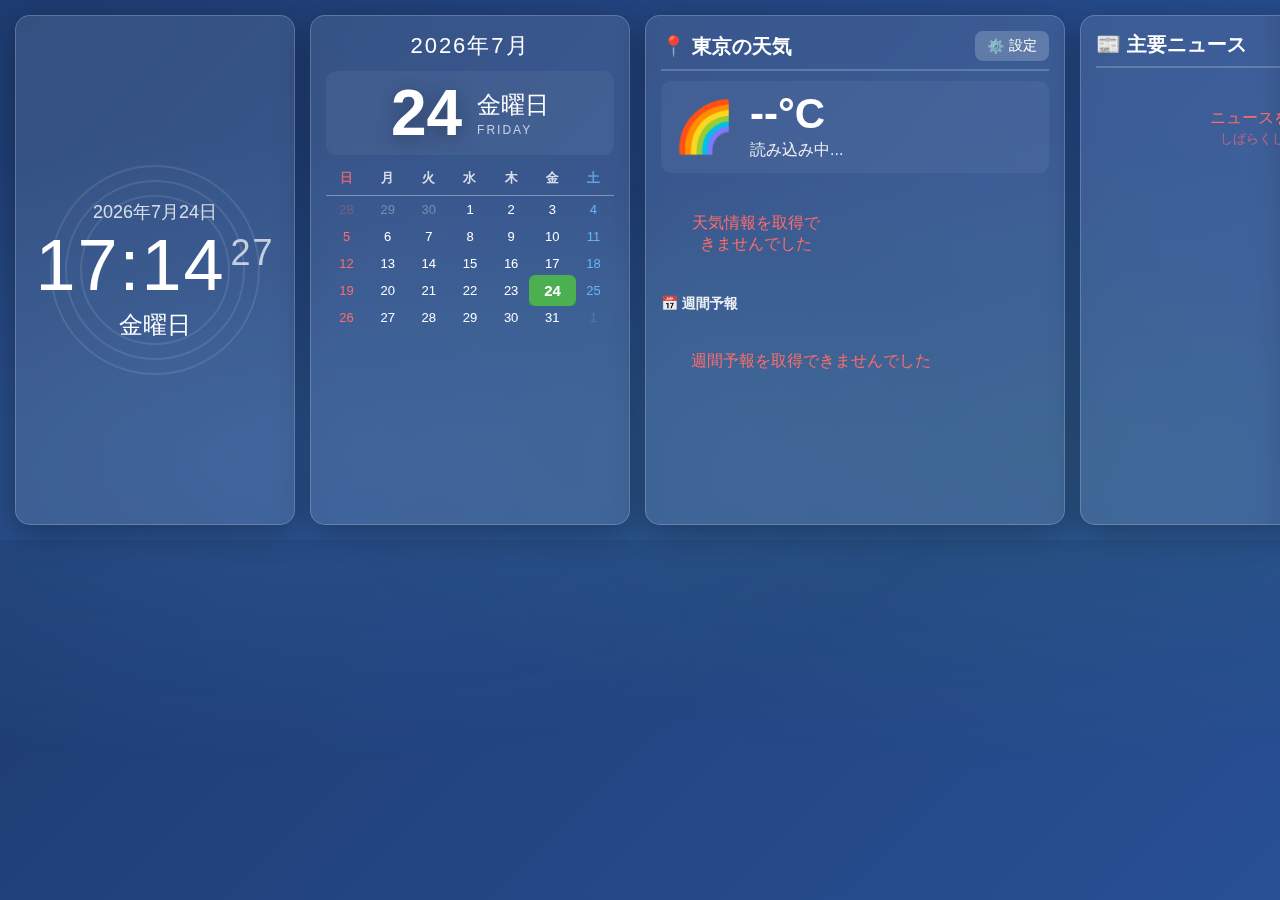
<file: index.html>
<!DOCTYPE html>
<html lang="ja">
<head>
  <meta charset="UTF-8">
  <meta name="viewport" content="width=2560, height=1080">
  <meta name="description" content="情報ディスプレイ - 天気・ニュース・カレンダーを表示するWebアプリケーション">
  <meta name="theme-color" content="#1e3c72">
  <title>情報ディスプレイ</title>
  
  <!-- スタイルシート -->
  <link rel="stylesheet" href="css/styles.css">
  
  <!-- ファビコン -->
  <link rel="icon" href="data:image/svg+xml,<svg xmlns='http://www.w3.org/2000/svg' viewBox='0 0 100 100'><text y='.9em' font-size='90'>📺</text></svg>">
</head>
<body>
  <!-- 時計パネル -->
  <div class="panel clock-panel">
    <div class="clock-pulse"></div>
    <div class="clock-pulse"></div>
    <div class="clock-pulse"></div>
    <div class="clock-date" id="clockDate">----年--月--日</div>
    <div class="clock-time">
      <span id="clockHours">--</span><span class="clock-colon">:</span><span id="clockMinutes">--</span><span class="clock-seconds" id="clockSeconds">--</span>
    </div>
    <div class="clock-day" id="clockDay">--曜日</div>
  </div>
  
  <!-- カレンダーパネル -->
  <div class="panel calendar">
    <div class="calendar-header">
      <div class="year-month" id="yearMonth">----年--月</div>
    </div>
    <div class="calendar-today">
      <div class="date-number" id="dateNumber">--</div>
      <div class="day-info">
        <div class="day-name" id="dayName">--曜日</div>
        <div class="day-english" id="dayEnglish">-----</div>
      </div>
    </div>
    <div class="mini-calendar" id="miniCalendar">
      <!-- ミニカレンダーはJavaScriptで生成 -->
    </div>
  </div>
  
  <!-- 天気パネル -->
  <div class="panel weather">
    <h2>
      <span>📍 <span id="regionName">東京</span>の天気</span>
      <button class="settings-btn" onclick="openSettings()">
        <span>⚙️</span>
        <span>設定</span>
      </button>
    </h2>
    <div class="weather-current">
      <div class="weather-icon" id="weatherIcon">🌈</div>
      <div class="weather-main">
        <div class="weather-temp" id="temp">--°C</div>
        <div class="weather-desc" id="weatherDesc">読み込み中...</div>
      </div>
    </div>
    <div class="weather-details" id="weatherDetails">
      <div class="loading">天気情報を取得中...</div>
    </div>
    <div class="weather-forecast">
      <h3>📅 週間予報</h3>
      <div class="forecast-list" id="forecastList">
        <div class="loading">週間予報を取得中...</div>
      </div>
    </div>
  </div>
  
  <!-- ニュースパネル -->
  <div class="panel news">
    <h2>
      <span>📰 <span id="categoryName">トップ</span>ニュース</span>
    </h2>
    <div class="news-list" id="newsList">
      <div class="loading">ニュースを読み込み中...</div>
    </div>
  </div>

  <!-- 設定モーダル -->
  <div class="modal" id="settingsModal">
    <div class="modal-content">
      <h2>⚙️ 設定</h2>
      
      <div class="setting-group">
        <label for="regionSelect">🗾 天気予報の地域</label>
        <select id="regionSelect">
          <optgroup label="北海道">
            <option value="016000">北海道（札幌）</option>
            <option value="017000">北海道（函館）</option>
          </optgroup>
          <optgroup label="東北">
            <option value="020000">青森県</option>
            <option value="030000">岩手県</option>
            <option value="040000">宮城県</option>
            <option value="050000">秋田県</option>
            <option value="060000">山形県</option>
            <option value="070000">福島県</option>
          </optgroup>
          <optgroup label="関東">
            <option value="080000">茨城県</option>
            <option value="090000">栃木県</option>
            <option value="100000">群馬県</option>
            <option value="110000">埼玉県</option>
            <option value="120000">千葉県</option>
            <option value="130000" selected>東京都</option>
            <option value="140000">神奈川県</option>
          </optgroup>
          <optgroup label="中部">
            <option value="150000">新潟県</option>
            <option value="160000">富山県</option>
            <option value="170000">石川県</option>
            <option value="180000">福井県</option>
            <option value="190000">山梨県</option>
            <option value="200000">長野県</option>
            <option value="210000">岐阜県</option>
            <option value="220000">静岡県</option>
            <option value="230000">愛知県</option>
          </optgroup>
          <optgroup label="近畿">
            <option value="240000">三重県</option>
            <option value="250000">滋賀県</option>
            <option value="260000">京都府</option>
            <option value="270000">大阪府</option>
            <option value="280000">兵庫県</option>
            <option value="290000">奈良県</option>
            <option value="300000">和歌山県</option>
          </optgroup>
          <optgroup label="中国">
            <option value="310000">鳥取県</option>
            <option value="320000">島根県</option>
            <option value="330000">岡山県</option>
            <option value="340000">広島県</option>
            <option value="350000">山口県</option>
          </optgroup>
          <optgroup label="四国">
            <option value="360000">徳島県</option>
            <option value="370000">香川県</option>
            <option value="380000">愛媛県</option>
            <option value="390000">高知県</option>
          </optgroup>
          <optgroup label="九州・沖縄">
            <option value="400000">福岡県</option>
            <option value="410000">佐賀県</option>
            <option value="420000">長崎県</option>
            <option value="430000">熊本県</option>
            <option value="440000">大分県</option>
            <option value="450000">宮崎県</option>
            <option value="460100">鹿児島県</option>
            <option value="471000">沖縄県（那覇）</option>
          </optgroup>
        </select>
      </div>
      
      <div class="setting-group">
        <label for="categorySelect">📰 ニュースカテゴリ</label>
        <select id="categorySelect">
          <option value="main" selected>主要</option>
          <option value="society">社会</option>
          <option value="politics">政治</option>
          <option value="business">経済</option>
          <option value="world">国際</option>
          <option value="sports">スポーツ</option>
          <option value="science">科学・文化</option>
          <option value="lifestyle">生活</option>
        </select>
      </div>
      
      <div class="modal-buttons">
        <button class="save-btn" onclick="saveSettings()">💾 保存</button>
        <button class="cancel-btn" onclick="closeSettings()">❌ キャンセル</button>
      </div>
    </div>
  </div>

  <!-- JavaScript -->
  <script src="js/calendar.js"></script>
  <script src="js/weather.js"></script>
  <script src="js/news.js"></script>
  <script src="js/app.js"></script>
</body>
</html>
</file>
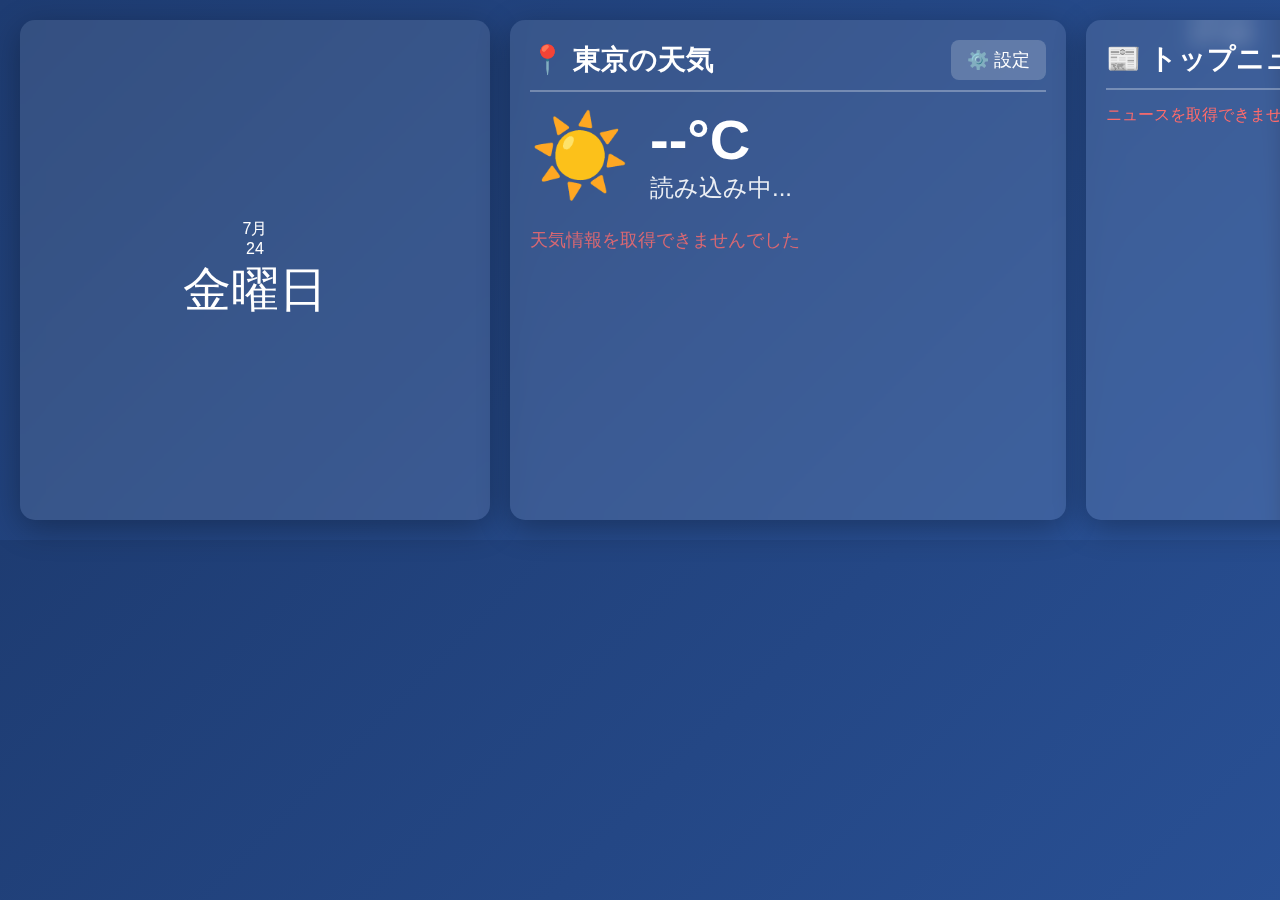
<file: info.html>
<!DOCTYPE html>
<html lang="ja">
<head>
  <meta charset="UTF-8">
  <meta name="viewport" content="width=1920, height=540">
  <title>情報ディスプレイ</title>
  <style>
    * {
      margin:  0;
      padding: 0;
      box-sizing:  border-box;
    }
    
    body {
      background: linear-gradient(135deg, #1e3c72 0%, #2a5298 100%);
      color: white;
      font-family: 'Hiragino Sans', 'Meiryo', sans-serif;
      width: 1920px;
      height: 540px;
      overflow: hidden;
      display: flex;
      padding: 20px;
      gap: 20px;
    }
    
    .panel {
      background: rgba(255, 255, 255, 0.1);
      backdrop-filter: blur(10px);
      border-radius: 15px;
      padding: 20px;
      box-shadow: 0 8px 32px rgba(0, 0, 0, 0.3);
    }
    
    /* カレンダー */
    .calendar {
      flex: 1;
      display: flex;
      flex-direction: column;
      justify-content: center;
      align-items: center;
      text-align: center;
    }
    
    .calendar . month {
      font-size: 36px;
      font-weight:  300;
      margin-bottom: 10px;
    }
    
    .calendar . date {
      font-size: 120px;
      font-weight:  bold;
      line-height: 1;
      margin-bottom: 10px;
    }
    
    .calendar .day {
      font-size: 48px;
      font-weight:  300;
    }
    
    /* 天気 */
    .weather {
      flex: 1.2;
      display: flex;
      flex-direction: column;
    }
    
    .weather h2 {
      font-size:  28px;
      margin-bottom: 15px;
      border-bottom: 2px solid rgba(255,255,255,0.3);
      padding-bottom: 10px;
      display: flex;
      justify-content: space-between;
      align-items: center;
    }
    
    .weather-current {
      display: flex;
      align-items: center;
      gap: 20px;
      margin-bottom: 20px;
    }
    
    .weather-icon {
      font-size: 80px;
    }
    
    .weather-temp {
      font-size: 56px;
      font-weight:  bold;
    }
    
    .weather-desc {
      font-size: 24px;
      opacity: 0.9;
    }
    
    .weather-details {
      font-size: 18px;
      line-height: 1.8;
      opacity: 0.8;
    }
    
    /* ニュース */
    .news {
      flex: 1.8;
      display: flex;
      flex-direction: column;
    }
    
    .news h2 {
      font-size: 28px;
      margin-bottom:  15px;
      border-bottom: 2px solid rgba(255,255,255,0.3);
      padding-bottom:  10px;
      display:  flex;
      justify-content:  space-between;
      align-items: center;
    }
    
    .news-list {
      flex: 1;
      overflow:  hidden;
    }
    
    .news-item {
      padding: 12px 0;
      border-bottom: 1px solid rgba(255,255,255,0.2);
      font-size: 18px;
      line-height:  1.4;
      white-space: nowrap;
      overflow: hidden;
      text-overflow: ellipsis;
    }
    
    .news-item:last-child {
      border-bottom: none;
    }
    
    .time {
      position: absolute;
      top: 20px;
      right: 30px;
      font-size:  24px;
      opacity: 0.8;
    }
    
    .loading {
      opacity: 0.5;
      font-style: italic;
    }
    
    /* 設定ボタン */
    .settings-btn {
      background: rgba(255, 255, 255, 0.2);
      border: none;
      color: white;
      padding: 8px 16px;
      border-radius: 8px;
      cursor: pointer;
      font-size: 18px;
      transition: all 0.3s;
    }
    
    .settings-btn:hover {
      background:  rgba(255, 255, 255, 0.3);
      transform: scale(1.05);
    }
    
    /* 設定モーダル */
    .modal {
      display: none;
      position: fixed;
      top: 0;
      left:  0;
      width: 100%;
      height: 100%;
      background: rgba(0, 0, 0, 0.8);
      z-index: 1000;
      justify-content: center;
      align-items: center;
    }
    
    .modal. active {
      display: flex;
    }
    
    . modal-content {
      background:  linear-gradient(135deg, #2a5298 0%, #1e3c72 100%);
      padding: 40px;
      border-radius:  20px;
      width: 800px;
      max-height: 80%;
      overflow-y: auto;
      box-shadow: 0 20px 60px rgba(0, 0, 0, 0.5);
    }
    
    .modal-content h2 {
      margin-bottom: 30px;
      font-size: 32px;
      border-bottom: 2px solid rgba(255,255,255,0.3);
      padding-bottom: 15px;
    }
    
    .setting-group {
      margin-bottom: 30px;
    }
    
    .setting-group label {
      display: block;
      font-size: 20px;
      margin-bottom:  10px;
      font-weight: bold;
    }
    
    .setting-group select {
      width: 100%;
      padding: 12px;
      font-size: 18px;
      border-radius: 8px;
      border: 2px solid rgba(255,255,255,0.3);
      background: rgba(255, 255, 255, 0.1);
      color: white;
      cursor: pointer;
    }
    
    .setting-group select option {
      background: #1e3c72;
      color: white;
    }
    
    .modal-buttons {
      display: flex;
      gap: 15px;
      margin-top: 30px;
    }
    
    .modal-buttons button {
      flex: 1;
      padding:  15px;
      font-size: 20px;
      border: none;
      border-radius: 10px;
      cursor: pointer;
      transition: all 0.3s;
    }
    
    .save-btn {
      background: #4caf50;
      color: white;
    }
    
    .save-btn:hover {
      background: #45a049;
      transform: scale(1.02);
    }
    
    .cancel-btn {
      background: rgba(255, 255, 255, 0.2);
      color: white;
    }
    
    .cancel-btn:hover {
      background: rgba(255, 255, 255, 0.3);
      transform: scale(1.02);
    }
  </style>
</head>
<body>
  <div class="time" id="currentTime"></div>
  
  <!-- カレンダー -->
  <div class="panel calendar">
    <div class="month" id="month"></div>
    <div class="date" id="date"></div>
    <div class="day" id="day"></div>
  </div>
  
  <!-- 天気 -->
  <div class="panel weather">
    <h2>
      <span>📍 <span id="regionName">東京</span>の天気</span>
      <button class="settings-btn" onclick="openSettings()">⚙️ 設定</button>
    </h2>
    <div class="weather-current">
      <div class="weather-icon" id="weatherIcon">☀️</div>
      <div>
        <div class="weather-temp" id="temp">--°C</div>
        <div class="weather-desc" id="weatherDesc">読み込み中...</div>
      </div>
    </div>
    <div class="weather-details" id="weatherDetails">
      <div class="loading">天気情報を取得中...</div>
    </div>
  </div>
  
  <!-- ニュース -->
  <div class="panel news">
    <h2>
      <span>📰 <span id="categoryName">トップ</span>ニュース</span>
    </h2>
    <div class="news-list" id="newsList">
      <div class="loading">ニュースを読み込み中...</div>
    </div>
  </div>

  <!-- 設定モーダル -->
  <div class="modal" id="settingsModal">
    <div class="modal-content">
      <h2>⚙️ 設定</h2>
      
      <div class="setting-group">
        <label for="regionSelect">🗾 天気予報の地域</label>
        <select id="regionSelect">
          <optgroup label="北海道">
            <option value="016000">北海道（札幌）</option>
            <option value="017000">北海道（函館）</option>
          </optgroup>
          <optgroup label="東北">
            <option value="020000">青森県</option>
            <option value="030000">岩手県</option>
            <option value="040000">宮城県</option>
            <option value="050000">秋田県</option>
            <option value="060000">山形県</option>
            <option value="070000">福島県</option>
          </optgroup>
          <optgroup label="関東">
            <option value="080000">茨城県</option>
            <option value="090000">栃木県</option>
            <option value="100000">群馬県</option>
            <option value="110000">埼玉県</option>
            <option value="120000">千葉県</option>
            <option value="130000" selected>東京都</option>
            <option value="140000">神奈川県</option>
          </optgroup>
          <optgroup label="中部">
            <option value="150000">新潟県</option>
            <option value="160000">富山県</option>
            <option value="170000">石川県</option>
            <option value="180000">福井県</option>
            <option value="190000">山梨県</option>
            <option value="200000">長野県</option>
            <option value="210000">岐阜県</option>
            <option value="220000">静岡県</option>
            <option value="230000">愛知県</option>
          </optgroup>
          <optgroup label="近畿">
            <option value="240000">三重県</option>
            <option value="250000">滋賀県</option>
            <option value="260000">京都府</option>
            <option value="270000">大阪府</option>
            <option value="280000">兵庫県</option>
            <option value="290000">奈良県</option>
            <option value="300000">和歌山県</option>
          </optgroup>
          <optgroup label="中国">
            <option value="310000">鳥取県</option>
            <option value="320000">島根県</option>
            <option value="330000">岡山県</option>
            <option value="340000">広島県</option>
            <option value="350000">山口県</option>
          </optgroup>
          <optgroup label="四国">
            <option value="360000">徳島県</option>
            <option value="370000">香川県</option>
            <option value="380000">愛媛県</option>
            <option value="390000">高知県</option>
          </optgroup>
          <optgroup label="九州・沖縄">
            <option value="400000">福岡県</option>
            <option value="410000">佐賀県</option>
            <option value="420000">長崎県</option>
            <option value="430000">熊本県</option>
            <option value="440000">大分県</option>
            <option value="450000">宮崎県</option>
            <option value="460100">鹿児島県</option>
            <option value="471000">沖縄県（那覇）</option>
          </optgroup>
        </select>
      </div>
      
      <div class="setting-group">
        <label for="categorySelect">📰 ニュースカテゴリ</label>
        <select id="categorySelect">
          <option value="top-picks" selected>トップ</option>
          <option value="domestic">国内</option>
          <option value="world">国際</option>
          <option value="business">経済</option>
          <option value="entertainment">エンタメ</option>
          <option value="sports">スポーツ</option>
          <option value="it">IT</option>
          <option value="science">科学</option>
          <option value="local">地域</option>
        </select>
      </div>
      
      <div class="modal-buttons">
        <button class="save-btn" onclick="saveSettings()">💾 保存</button>
        <button class="cancel-btn" onclick="closeSettings()">❌ キャンセル</button>
      </div>
    </div>
  </div>

  <script>
    // =====================================
    // 設定管理
    // =====================================
    const REGION_NAMES = {
      '016000': '札幌', '017000': '函館',
      '020000': '青森', '030000': '岩手', '040000': '宮城', '050000': '秋田', '060000': '山形', '070000': '福島',
      '080000': '茨城', '090000': '栃木', '100000':  '群馬', '110000': '埼玉', '120000': '千葉', '130000': '東京', '140000': '神奈川',
      '150000':  '新潟', '160000': '富山', '170000': '石川', '180000': '福井', '190000': '山梨', '200000': '長野', '210000': '岐阜', '220000': '静岡', '230000': '愛知',
      '240000': '三重', '250000': '滋賀', '260000':  '京都', '270000':  '大阪', '280000': '兵庫', '290000': '奈良', '300000': '和歌山',
      '310000': '鳥取', '320000':  '島根', '330000':  '岡山', '340000': '広島', '350000': '山口',
      '360000': '徳島', '370000': '香川', '380000': '愛媛', '390000': '高知',
      '400000': '福岡', '410000': '佐賀', '420000': '長崎', '430000': '熊本', '440000': '大分', '450000': '宮崎', '460100': '鹿児島', '471000': '沖縄'
    };
    
    const CATEGORY_NAMES = {
      'top-picks':  'トップ',
      'domestic': '国内',
      'world':  '国際',
      'business': '経済',
      'entertainment': 'エンタメ',
      'sports': 'スポーツ',
      'it': 'IT',
      'science': '科学',
      'local':  '地域'
    };
    
    // LocalStorageから設定を読み込み
    function loadSettings() {
      const region = localStorage.getItem('weatherRegion') || '130000';
      const category = localStorage.getItem('newsCategory') || 'top-picks';
      return { region, category };
    }
    
    // LocalStorageに設定を保存
    function saveSettingsToStorage(region, category) {
      localStorage.setItem('weatherRegion', region);
      localStorage.setItem('newsCategory', category);
    }
    
    // 設定モーダルを開く
    function openSettings() {
      const settings = loadSettings();
      document.getElementById('regionSelect').value = settings.region;
      document.getElementById('categorySelect').value = settings.category;
      document.getElementById('settingsModal').classList.add('active');
    }
    
    // 設定モーダルを閉じる
    function closeSettings() {
      document.getElementById('settingsModal').classList.remove('active');
    }
    
    // 設定を保存
    function saveSettings() {
      const region = document.getElementById('regionSelect').value;
      const category = document.getElementById('categorySelect').value;
      
      saveSettingsToStorage(region, category);
      
      // 表示名を更新
      document.getElementById('regionName').textContent = REGION_NAMES[region];
      document.getElementById('categoryName').textContent = CATEGORY_NAMES[category];
      
      // データを再取得
      fetchWeather();
      fetchNews();
      
      closeSettings();
    }
    
    // =====================================
    // カレンダー表示
    // =====================================
    function updateCalendar() {
      const now = new Date();
      const month = now.getMonth() + 1;
      const date = now.getDate();
      const dayNames = ['日曜日', '月曜日', '火曜日', '水曜日', '木曜日', '金曜日', '土曜日'];
      const day = dayNames[now.getDay()];
      
      document.getElementById('month').textContent = `${month}月`;
      document.getElementById('date').textContent = date;
      document.getElementById('day').textContent = day;
    }
    
    // =====================================
    // 現在時刻表示
    // =====================================
    function updateTime() {
      const now = new Date();
      const hours = String(now.getHours()).padStart(2, '0');
      const minutes = String(now. getMinutes()).padStart(2, '0');
      document.getElementById('currentTime').textContent = `${hours}:${minutes}`;
    }
    
    // =====================================
    // 天気情報取得（気象庁JSON）
    // =====================================
    async function fetchWeather() {
      try {
        const settings = loadSettings();
        const response = await fetch(`https://www.jma.go.jp/bosai/forecast/data/forecast/${settings.region}. json`);
        const data = await response.json();
        
        // 今日の天気
        const today = data[0]. timeSeries[0];
        const weatherCode = today.areas[0].weatherCodes[0];
        const weather = today.areas[0].weathers[0];
        
        // 気温データ
        let temp = '--';
        if (data[0].timeSeries. length >= 3 && data[0].timeSeries[2].areas[0].temps) {
          temp = data[0].timeSeries[2].areas[0].temps[0];
        }
        
        // 天気アイコン設定
        const weatherIcon = getWeatherIcon(weatherCode);
        
        document.getElementById('weatherIcon').textContent = weatherIcon;
        document.getElementById('temp').textContent = `${temp}°C`;
        document.getElementById('weatherDesc').textContent = weather. split('　')[0];
        
        // 詳細情報
        const wind = today.areas[0].winds[0];
        const wave = today.areas[0].waves ?  today.areas[0].waves[0] : '';
        
        document.getElementById('weatherDetails').innerHTML = `
          <div>💨 ${wind}</div>
          ${wave ? `<div>🌊 ${wave}</div>` : ''}
        `;
        
      } catch (error) {
        console.error('天気情報の取得に失敗:', error);
        document.getElementById('weatherDetails').innerHTML = 
          '<div style="color: #ff6b6b;">天気情報を取得できませんでした</div>';
      }
    }
    
    // 天気コードからアイコンを取得
    function getWeatherIcon(code) {
      const iconMap = {
        '100': '☀️', '101': '🌤️', '102': '⛅', '103': '🌥️',
        '104': '☁️', '110': '🌤️', '111': '🌤️', '112': '🌤️',
        '113': '🌤️', '114':  '🌤️', '115': '🌤️', '116': '🌤️',
        '117': '🌤️', '118': '🌤️', '119': '🌤️', '120':  '🌤️',
        '121': '🌤️', '122': '⛅', '123': '🌥️', '124': '🌥️',
        '125': '🌥️', '126': '🌥️', '127': '🌥️', '128': '☁️',
        '130': '🌧️', '131': '🌧️', '132': '🌧️', '140': '🌧️',
        '200': '☁️', '201': '☁️', '202': '☁️', '203': '☁️',
        '204':  '☁️', '206': '☁️', '207': '☁️', '208': '☁️',
        '209': '☁️', '210': '☁️', '211': '☁️', '212': '☁️',
        '213': '☁️', '214': '☁️', '215': '☁️', '216': '☁️',
        '217': '☁️', '218': '☁️', '219': '☁️', '220': '☁️',
        '221': '☁️', '222': '☁️', '223': '☁️', '224': '☁️',
        '225': '☁️', '226': '☁️', '228': '☁️', '229': '☁️',
        '230': '☁️', '231': '☁️', '240': '🌧️', '250': '🌧️',
        '260': '🌧️', '270': '❄️', '281': '❄️', '300': '🌧️',
        '301': '🌧️', '302': '🌧️', '303': '🌧️', '304': '🌧️',
        '306': '🌧️', '308': '🌧️', '309': '🌧️', '311': '🌧️',
        '313': '🌧️', '314': '🌧️', '315': '🌧️', '316': '🌧️',
        '317': '🌧️', '320': '🌧️', '321': '🌧️', '322': '🌧️',
        '323': '🌧️', '324': '🌧️', '325':  '🌧️', '326': '🌧️',
        '327': '🌧️', '328': '🌧️', '329': '🌧️', '340': '❄️',
        '350': '❄️', '361': '❄️', '371': '❄️', '400': '❄️',
      };
      return iconMap[code] || '🌈';
    }
    
    // =====================================
    // ニュース取得（Yahoo!  ニュースRSS）
    // =====================================
    async function fetchNews() {
      try {
        const settings = loadSettings();
        const rssUrl = `https://news.yahoo.co.jp/rss/topics/${settings.category}. xml`;
        const apiUrl = `https://api.rss2json.com/v1/api. json?rss_url=${encodeURIComponent(rssUrl)}`;
        
        const response = await fetch(apiUrl);
        const data = await response.json();
        
        const newsList = document.getElementById('newsList');
        newsList.innerHTML = '';
        
        // 最新8件を表示
        data.items.slice(0, 8).forEach((item, index) => {
          const newsItem = document.createElement('div');
          newsItem.className = 'news-item';
          newsItem.textContent = `${index + 1}. ${item. title}`;
          newsList.appendChild(newsItem);
        });
        
      } catch (error) {
        console.error('ニュースの取得に失敗:', error);
        document.getElementById('newsList').innerHTML = 
          '<div style="color: #ff6b6b;">ニュースを取得できませんでした</div>';
      }
    }
    
    // =====================================
    // 初期化と定期更新
    // =====================================
    function init() {
      // 設定を読み込んで表示名を更新
      const settings = loadSettings();
      document.getElementById('regionName').textContent = REGION_NAMES[settings.region];
      document.getElementById('categoryName').textContent = CATEGORY_NAMES[settings.category];
      
      updateCalendar();
      updateTime();
      fetchWeather();
      fetchNews();
      
      // 1分ごとに時刻とカレンダーを更新
      setInterval(() => {
        updateCalendar();
        updateTime();
      }, 60000);
      
      // 10分ごとに天気を更新
      setInterval(fetchWeather, 600000);
      
      // 5分ごとにニュースを更新
      setInterval(fetchNews, 300000);
    }
    
    // ページ読み込み時に実行
    init();
  </script>
</body>
</html>
</file>
<file: css/styles.css>
/* ===============================================
   Info Display - LG 29インチウルトラワイド対応
   解像度: 1920x540
   =============================================== */

* {
  margin: 0;
  padding: 0;
  box-sizing: border-box;
}

:root {
  --primary-gradient: linear-gradient(135deg, #1e3c72 0%, #2a5298 100%);
  --panel-bg: rgba(255, 255, 255, 0.1);
  --panel-border: rgba(255, 255, 255, 0.2);
  --text-primary: #ffffff;
  --text-secondary: rgba(255, 255, 255, 0.8);
  --accent-color: #4caf50;
  --error-color: #ff6b6b;
  --sunday-color: #ff6b6b;
  --saturday-color: #64b5f6;
}

body {
  background: var(--primary-gradient);
  color: var(--text-primary);
  font-family: 'Hiragino Sans', 'Meiryo', 'Yu Gothic', sans-serif;
  min-width: 1920px;
  height: 540px;
  overflow-x: auto;
  overflow-y: hidden;
  display: flex;
  padding: 15px;
  gap: 15px;
}

/* ===============================================
   共通パネルスタイル
   =============================================== */
.panel {
  background: var(--panel-bg);
  backdrop-filter: blur(15px);
  -webkit-backdrop-filter: blur(15px);
  border-radius: 15px;
  padding: 15px;
  box-shadow: 0 8px 32px rgba(0, 0, 0, 0.3);
  border: 1px solid var(--panel-border);
  flex-shrink: 0;
}

.panel h2 {
  font-size: 20px;
  margin-bottom: 10px;
  border-bottom: 2px solid var(--panel-border);
  padding-bottom: 8px;
  display: flex;
  justify-content: space-between;
  align-items: center;
}

/* ===============================================
   時計パネル（新規追加）
   =============================================== */
.clock-panel {
  width: 280px;
  display: flex;
  flex-direction: column;
  justify-content: center;
  align-items: center;
  text-align: center;
  position: relative;
  overflow: hidden;
}

.clock-time {
  font-size: 72px;
  font-weight: 200;
  letter-spacing: 2px;
  line-height: 1;
  margin-bottom: 8px;
  font-variant-numeric: tabular-nums;
}

.clock-seconds {
  font-size: 36px;
  font-weight: 100;
  opacity: 0.7;
  vertical-align: super;
  margin-left: 5px;
}

.clock-date {
  font-size: 18px;
  opacity: 0.8;
  margin-bottom: 5px;
}

.clock-day {
  font-size: 24px;
  font-weight: 300;
}

/* 時計のパルスアニメーション */
.clock-pulse {
  position: absolute;
  width: 150px;
  height: 150px;
  border: 2px solid rgba(255, 255, 255, 0.1);
  border-radius: 50%;
  animation: pulse 2s ease-in-out infinite;
}

.clock-pulse:nth-child(2) {
  animation-delay: 0.5s;
  width: 180px;
  height: 180px;
}

.clock-pulse:nth-child(3) {
  animation-delay: 1s;
  width: 210px;
  height: 210px;
}

@keyframes pulse {
  0%, 100% {
    transform: scale(1);
    opacity: 0.3;
  }
  50% {
    transform: scale(1.1);
    opacity: 0.1;
  }
}

/* コロンの点滅 */
.clock-colon {
  animation: blink 1s step-end infinite;
}

@keyframes blink {
  0%, 100% { opacity: 1; }
  50% { opacity: 0.3; }
}

/* ===============================================
   カレンダーパネル
   =============================================== */
.calendar {
  width: 320px;
  display: flex;
  flex-direction: column;
}

.calendar-header {
  text-align: center;
  margin-bottom: 10px;
}

.calendar-header .year-month {
  font-size: 22px;
  font-weight: 300;
  letter-spacing: 2px;
}

.calendar-today {
  display: flex;
  align-items: center;
  justify-content: center;
  gap: 15px;
  margin-bottom: 10px;
  padding: 10px;
  background: rgba(255, 255, 255, 0.05);
  border-radius: 10px;
}

.calendar-today .date-number {
  font-size: 64px;
  font-weight: bold;
  line-height: 1;
  text-shadow: 0 4px 20px rgba(0, 0, 0, 0.3);
  animation: float 3s ease-in-out infinite;
}

@keyframes float {
  0%, 100% { transform: translateY(0); }
  50% { transform: translateY(-5px); }
}

.calendar-today .day-info {
  text-align: left;
}

.calendar-today .day-name {
  font-size: 24px;
  font-weight: 300;
  margin-bottom: 2px;
}

.calendar-today .day-english {
  font-size: 12px;
  opacity: 0.7;
  text-transform: uppercase;
  letter-spacing: 2px;
}

/* ミニカレンダー */
.mini-calendar {
  flex: 1;
  overflow: hidden;
}

.mini-calendar table {
  width: 100%;
  border-collapse: collapse;
}

.mini-calendar th,
.mini-calendar td {
  text-align: center;
  padding: 4px 2px;
  font-size: 13px;
}

.mini-calendar th {
  font-weight: 600;
  opacity: 0.8;
  padding-bottom: 8px;
  border-bottom: 1px solid var(--panel-border);
}

.mini-calendar th.sunday,
.mini-calendar td.sunday {
  color: var(--sunday-color);
}

.mini-calendar th.saturday,
.mini-calendar td.saturday {
  color: var(--saturday-color);
}

.mini-calendar td {
  padding: 6px 2px;
  border-radius: 6px;
  transition: all 0.3s ease;
}

.mini-calendar td.today {
  background: var(--accent-color);
  font-weight: bold;
  transform: scale(1.15);
  box-shadow: 0 2px 10px rgba(76, 175, 80, 0.5);
  animation: todayPulse 2s ease-in-out infinite;
}

@keyframes todayPulse {
  0%, 100% { box-shadow: 0 2px 10px rgba(76, 175, 80, 0.5); }
  50% { box-shadow: 0 4px 20px rgba(76, 175, 80, 0.8); }
}

.mini-calendar td.other-month {
  opacity: 0.3;
}

/* ===============================================
   天気パネル
   =============================================== */
.weather {
  width: 420px;
  display: flex;
  flex-direction: column;
}

.weather-current {
  display: flex;
  align-items: center;
  gap: 15px;
  margin-bottom: 10px;
  padding: 12px;
  background: rgba(255, 255, 255, 0.05);
  border-radius: 10px;
}

.weather-icon {
  font-size: 50px;
  line-height: 1;
  animation: weatherBounce 2s ease-in-out infinite;
}

@keyframes weatherBounce {
  0%, 100% { transform: scale(1); }
  50% { transform: scale(1.1); }
}

.weather-main {
  flex: 1;
}

.weather-temp {
  font-size: 42px;
  font-weight: bold;
  line-height: 1;
  margin-bottom: 5px;
}

.weather-desc {
  font-size: 16px;
  opacity: 0.9;
}

.weather-details {
  display: grid;
  grid-template-columns: repeat(2, 1fr);
  gap: 8px;
  margin-bottom: 10px;
}

.weather-detail-item {
  display: flex;
  align-items: center;
  gap: 8px;
  font-size: 13px;
  padding: 8px 10px;
  background: rgba(255, 255, 255, 0.05);
  border-radius: 8px;
}

.weather-detail-item .icon {
  font-size: 16px;
}

/* 週間予報 */
.weather-forecast {
  flex: 1;
}

.weather-forecast h3 {
  font-size: 14px;
  margin-bottom: 8px;
  opacity: 0.9;
}

.forecast-list {
  display: flex;
  gap: 6px;
}

.forecast-item {
  flex: 1;
  text-align: center;
  padding: 8px 4px;
  background: rgba(255, 255, 255, 0.05);
  border-radius: 8px;
  transition: all 0.3s ease;
}

.forecast-item:hover {
  background: rgba(255, 255, 255, 0.15);
  transform: translateY(-3px);
}

.forecast-item .day {
  font-size: 11px;
  margin-bottom: 4px;
  opacity: 0.8;
}

.forecast-item .icon {
  font-size: 22px;
  margin-bottom: 4px;
}

.forecast-item .temps {
  font-size: 11px;
}

.forecast-item .temp-high {
  color: var(--sunday-color);
  font-weight: bold;
}

.forecast-item .temp-low {
  color: var(--saturday-color);
}

/* ===============================================
   ニュースパネル
   =============================================== */
.news {
  flex: 1;
  min-width: 500px;
  display: flex;
  flex-direction: column;
}

.news-list {
  flex: 1;
  overflow: hidden;
}

.news-item {
  padding: 10px 0;
  border-bottom: 1px solid var(--panel-border);
  font-size: 15px;
  line-height: 1.4;
  display: flex;
  gap: 10px;
  transition: all 0.3s ease;
  animation: slideIn 0.5s ease-out backwards;
}

.news-item:nth-child(1) { animation-delay: 0.1s; }
.news-item:nth-child(2) { animation-delay: 0.15s; }
.news-item:nth-child(3) { animation-delay: 0.2s; }
.news-item:nth-child(4) { animation-delay: 0.25s; }
.news-item:nth-child(5) { animation-delay: 0.3s; }
.news-item:nth-child(6) { animation-delay: 0.35s; }
.news-item:nth-child(7) { animation-delay: 0.4s; }
.news-item:nth-child(8) { animation-delay: 0.45s; }

@keyframes slideIn {
  from {
    opacity: 0;
    transform: translateX(-20px);
  }
  to {
    opacity: 1;
    transform: translateX(0);
  }
}

.news-item:hover {
  background: rgba(255, 255, 255, 0.08);
  padding-left: 10px;
  margin-left: -10px;
  margin-right: -10px;
  padding-right: 10px;
}

.news-item:last-child {
  border-bottom: none;
}

.news-item .number {
  color: var(--accent-color);
  font-weight: bold;
  min-width: 24px;
  font-size: 14px;
}

.news-item .title {
  flex: 1;
  overflow: hidden;
  text-overflow: ellipsis;
  white-space: nowrap;
  color: inherit;
  text-decoration: none;
  transition: color 0.2s ease;
}

.news-item a.title:hover {
  color: var(--accent-color);
  text-decoration: underline;
}

.news-item .time {
  font-size: 12px;
  opacity: 0.6;
  white-space: nowrap;
}

/* ===============================================
   設定ボタン
   =============================================== */
.settings-btn {
  background: rgba(255, 255, 255, 0.2);
  border: none;
  color: white;
  padding: 6px 12px;
  border-radius: 8px;
  cursor: pointer;
  font-size: 14px;
  transition: all 0.3s ease;
  display: flex;
  align-items: center;
  gap: 5px;
}

.settings-btn:hover {
  background: rgba(255, 255, 255, 0.3);
  transform: scale(1.05);
}

/* ===============================================
   設定モーダル
   =============================================== */
.modal {
  display: none;
  position: fixed;
  top: 0;
  left: 0;
  width: 100%;
  height: 100%;
  background: rgba(0, 0, 0, 0.8);
  z-index: 1000;
  justify-content: center;
  align-items: center;
  backdrop-filter: blur(5px);
}

.modal.active {
  display: flex;
  animation: modalFadeIn 0.3s ease-out;
}

@keyframes modalFadeIn {
  from {
    opacity: 0;
  }
  to {
    opacity: 1;
  }
}

.modal-content {
  background: linear-gradient(135deg, #2a5298 0%, #1e3c72 100%);
  padding: 30px;
  border-radius: 20px;
  width: 600px;
  max-height: 90%;
  overflow-y: auto;
  box-shadow: 0 25px 80px rgba(0, 0, 0, 0.5);
  border: 1px solid var(--panel-border);
  animation: modalSlideIn 0.3s ease-out;
}

.modal-content h2 {
  margin-bottom: 25px;
  font-size: 24px;
  border-bottom: 2px solid var(--panel-border);
  padding-bottom: 15px;
}

.setting-group {
  margin-bottom: 20px;
}

.setting-group label {
  display: block;
  font-size: 16px;
  margin-bottom: 8px;
  font-weight: 600;
}

.setting-group select {
  width: 100%;
  padding: 12px 15px;
  font-size: 16px;
  border-radius: 12px;
  border: 2px solid var(--panel-border);
  background: rgba(255, 255, 255, 0.1);
  color: white;
  cursor: pointer;
  transition: all 0.3s ease;
}

.setting-group select:hover,
.setting-group select:focus {
  border-color: var(--accent-color);
  outline: none;
}

.setting-group select option {
  background: #1e3c72;
  color: white;
  padding: 10px;
}

.modal-buttons {
  display: flex;
  gap: 15px;
  margin-top: 25px;
}

.modal-buttons button {
  flex: 1;
  padding: 12px;
  font-size: 16px;
  border: none;
  border-radius: 10px;
  cursor: pointer;
  transition: all 0.3s ease;
  font-weight: 600;
}

.save-btn {
  background: var(--accent-color);
  color: white;
}

.save-btn:hover {
  background: #45a049;
  transform: translateY(-2px);
  box-shadow: 0 5px 20px rgba(76, 175, 80, 0.4);
}

.cancel-btn {
  background: rgba(255, 255, 255, 0.2);
  color: white;
}

.cancel-btn:hover {
  background: rgba(255, 255, 255, 0.3);
  transform: translateY(-2px);
}

/* ===============================================
   ローディング・エラー状態
   =============================================== */
.loading {
  opacity: 0.6;
  font-style: italic;
  text-align: center;
  padding: 30px;
}

.loading::before {
  content: '';
  display: inline-block;
  width: 20px;
  height: 20px;
  border: 2px solid rgba(255, 255, 255, 0.3);
  border-top-color: white;
  border-radius: 50%;
  animation: spin 1s linear infinite;
  margin-right: 10px;
  vertical-align: middle;
}

@keyframes spin {
  to {
    transform: rotate(360deg);
  }
}

.error {
  color: var(--error-color);
  text-align: center;
  padding: 30px;
}

/* ===============================================
   アニメーション
   =============================================== */
@keyframes fadeIn {
  from {
    opacity: 0;
    transform: translateY(10px);
  }
  to {
    opacity: 1;
    transform: translateY(0);
  }
}

.panel {
  animation: fadeIn 0.5s ease-out;
}

/* 背景のグラデーションアニメーション */
body::before {
  content: '';
  position: fixed;
  top: 0;
  left: 0;
  width: 100%;
  height: 100%;
  background: radial-gradient(
    ellipse at 20% 50%,
    rgba(100, 181, 246, 0.15) 0%,
    transparent 50%
  );
  animation: bgGlow 8s ease-in-out infinite alternate;
  pointer-events: none;
  z-index: -1;
}

body::after {
  content: '';
  position: fixed;
  top: 0;
  left: 0;
  width: 100%;
  height: 100%;
  background: radial-gradient(
    ellipse at 80% 50%,
    rgba(76, 175, 80, 0.1) 0%,
    transparent 50%
  );
  animation: bgGlow2 10s ease-in-out infinite alternate;
  pointer-events: none;
  z-index: -1;
}

@keyframes bgGlow {
  0% {
    opacity: 0.5;
    transform: translate(0, 0);
  }
  100% {
    opacity: 1;
    transform: translate(30px, -20px);
  }
}

@keyframes bgGlow2 {
  0% {
    opacity: 0.3;
    transform: translate(0, 0);
  }
  100% {
    opacity: 0.8;
    transform: translate(-30px, 20px);
  }
}

/* パネルのホバーエフェクト */
.panel {
  transition: transform 0.3s ease, box-shadow 0.3s ease;
}

.panel:hover {
  transform: translateY(-3px);
  box-shadow: 0 12px 40px rgba(0, 0, 0, 0.4);
}

/* ===============================================
   レスポンシブ対応
   =============================================== */
@media (max-width: 1920px) {
  body {
    min-width: auto;
    width: 100vw;
  }
}
</file>
